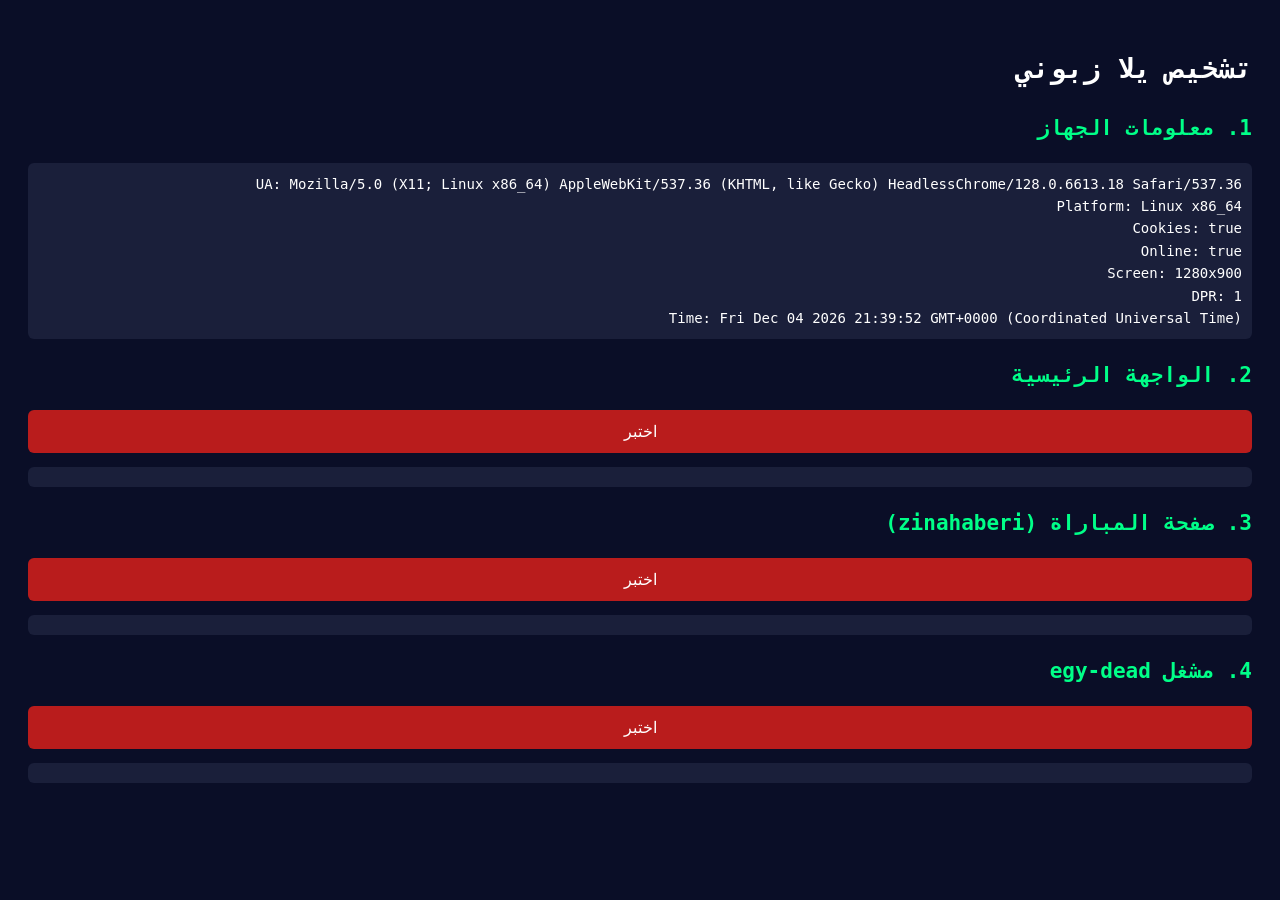
<file: server/webroot/diag.html>
<!DOCTYPE html>
<html lang="ar" dir="rtl">
<head>
<meta charset="UTF-8">
<meta name="viewport" content="width=device-width,initial-scale=1">
<title>تشخيص</title>
<style>
body{font-family:monospace,sans-serif;background:#0a0e27;color:#fff;padding:20px;font-size:14px;line-height:1.6}
h2{color:#00ff88;margin-top:20px}
.ok{color:#00ff88}.bad{color:#ff4444}.info{color:#88ddff}
pre{background:#1a1f3a;padding:10px;border-radius:6px;overflow-x:auto;white-space:pre-wrap;word-break:break-all}
button{background:#b91c1c;color:#fff;border:0;padding:12px 24px;border-radius:6px;font-size:16px;margin:8px 0;cursor:pointer;display:block;width:100%}
</style>
</head>
<body>
<h1>تشخيص يلا زبوني</h1>
<h2>1. معلومات الجهاز</h2>
<pre id="info"></pre>
<h2>2. الواجهة الرئيسية</h2>
<button onclick="testHome()">اختبر</button>
<pre id="r1"></pre>
<h2>3. صفحة المباراة (zinahaberi)</h2>
<button onclick="testZH()">اختبر</button>
<pre id="r2"></pre>
<h2>4. مشغل egy-dead</h2>
<button onclick="testED()">اختبر</button>
<pre id="r3"></pre>
<script>
document.getElementById("info").textContent =
"UA: "+navigator.userAgent+"\n"+
"Platform: "+navigator.platform+"\n"+
"Cookies: "+navigator.cookieEnabled+"\n"+
"Online: "+navigator.onLine+"\n"+
"Screen: "+screen.width+"x"+screen.height+"\n"+
"DPR: "+window.devicePixelRatio+"\n"+
"Time: "+new Date().toString();

function show(id, label, ok, msg){
  document.getElementById(id).innerHTML += (ok?"<span class=ok>✓ ":"<span class=bad>✗ ")+label+": </span>"+msg+"\n";
}
function testHome(){
  document.getElementById("r1").textContent="";
  fetch("/?_diag="+Date.now(),{cache:"no-store"}).then(r=>{
    show("r1","HTTP",r.ok,r.status);
    return r.text();
  }).then(t=>{
    show("r1","Size",true,t.length+" bytes");
    show("r1","Has Alaboodi TV",t.indexOf("Alaboodi TV")>=0,t.indexOf("Alaboodi TV")>=0?"yes":"no");
    show("r1","Has live match",t.indexOf("AY_Match live")>=0,t.indexOf("AY_Match live")>=0?"yes":"no");
    show("r1","Has zinahaberi link",t.indexOf("zinahaberi")>=0,t.indexOf("zinahaberi")>=0?"yes":"no");
    var m = t.match(/zinahaberi[^"]*/g);
    if(m) show("r1","First zinahaberi URL",true,m[0].slice(0,80));
  }).catch(e=>show("r1","FAIL",false,e.message));
}
function testZH(){
  document.getElementById("r2").textContent="";
  var u="https://www.zinahaberi.online/da.html?d="+Date.now();
  fetch(u,{cache:"no-store",mode:"no-cors"}).then(r=>{
    show("r2","Type",true,r.type);
    show("r2","Status",true,r.status||"opaque");
  }).catch(e=>show("r2","FAIL",false,e.message));
  // Also test img loading from same domain
  var img = new Image();
  img.onload = ()=>show("r2","img-test","loaded","ok");
  img.onerror = ()=>show("r2","img-test",false,"failed");
  img.src = "https://www.zinahaberi.online/favicon.ico?d="+Date.now();
}
function testED(){
  document.getElementById("r3").textContent="";
  var u="https://eyj0exaioijkv1qilcjhbgcioijiuzi1nij99ds.egy-dead.net/playerv5.php?match=4469207&key=c0ae1abba6eebd7e6cc5b88b1d2B71547&d="+Date.now();
  fetch(u,{cache:"no-store",mode:"no-cors"}).then(r=>{
    show("r3","Type",true,r.type);
    show("r3","Status",true,r.status||"opaque");
  }).catch(e=>show("r3","FAIL",false,e.message));
}
</script>
</body>
</html>
</file>
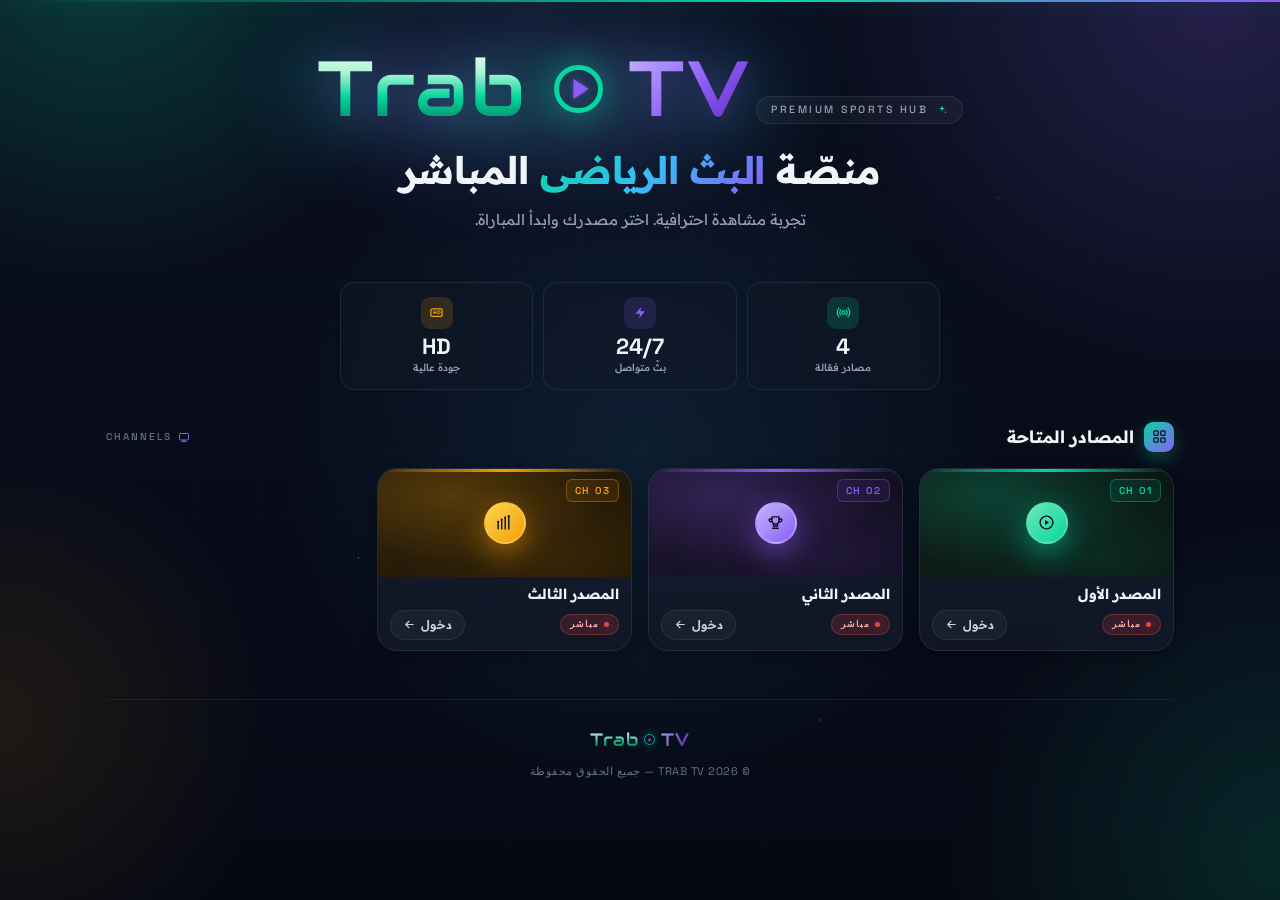
<file: server/webroot/showcase.html>
<!DOCTYPE html>
<html lang="ar" dir="rtl">
<head>
<meta charset="UTF-8">
<meta name="viewport" content="width=device-width, initial-scale=1.0, viewport-fit=cover">
<meta name="theme-color" content="#0a0f1f">
<title>Trab TV — منصّة البث الرياضي</title>
<link rel="icon" type="image/svg+xml" href="data:image/svg+xml,%3Csvg xmlns='http://www.w3.org/2000/svg' viewBox='0 0 64 64'%3E%3Crect width='64' height='64' rx='12' fill='%2306d6a0'/%3E%3Cpath d='M22 18l24 14-24 14z' fill='%230a0f1f'/%3E%3C/svg%3E">
<link rel="preconnect" href="https://fonts.googleapis.com">
<link rel="preconnect" href="https://fonts.gstatic.com" crossorigin>
<link href="https://fonts.googleapis.com/css2?family=Audiowide&family=Space+Grotesk:wght@400;500;600;700&family=Readex+Pro:wght@300;400;500;600;700;800&family=Inter:wght@400;500;600;700&display=swap" rel="stylesheet">
<script src="https://telegram.org/js/telegram-web-app.js"></script>
<script>
  (function () {
    var tg = window.Telegram && window.Telegram.WebApp;
    if (!tg) return;
    function go() {
      try { tg.ready(); } catch (_) {}
      try { tg.expand(); } catch (_) {}
      try { tg.disableVerticalSwipes && tg.disableVerticalSwipes(); } catch (_) {}
      try { tg.lockOrientation && tg.lockOrientation(); } catch (_) {}
      try { tg.requestFullscreen && tg.requestFullscreen(); } catch (_) {}
      try { tg.setHeaderColor && tg.setHeaderColor('#0a0f1f'); } catch (_) {}
      try { tg.setBackgroundColor && tg.setBackgroundColor('#0a0f1f'); } catch (_) {}
      try { tg.setBottomBarColor && tg.setBottomBarColor('#0a0f1f'); } catch (_) {}
    }
    go();
    document.addEventListener('visibilitychange', function () { if (!document.hidden) go(); });
    window.addEventListener('orientationchange', function () { setTimeout(go, 80); });
    function applyInsets() {
      try {
        var s = tg.safeAreaInset || {top:0,right:0,bottom:0,left:0};
        var c = tg.contentSafeAreaInset || {top:0,right:0,bottom:0,left:0};
        var root = document.documentElement;
        root.style.setProperty('--tg-safe-top',    Math.max(s.top,    c.top)    + 'px');
        root.style.setProperty('--tg-safe-bottom', Math.max(s.bottom, c.bottom) + 'px');
        root.style.setProperty('--tg-safe-left',   Math.max(s.left,   c.left)   + 'px');
        root.style.setProperty('--tg-safe-right',  Math.max(s.right,  c.right)  + 'px');
      } catch (_) {}
    }
    applyInsets();
    ['safeAreaChanged','contentSafeAreaChanged','fullscreenChanged','viewportChanged'].forEach(function(ev){
      try { tg.onEvent && tg.onEvent(ev, applyInsets); } catch (_) {}
    });
  })();
</script>
<style>
  *,*::before,*::after { box-sizing: border-box; margin: 0; padding: 0; }

  :root {
    /* ===== Mint Cosmos theme ===== */
    --bg-0:   #060914;
    --bg-1:   #0a0f1f;
    --bg-2:   #111827;
    --bg-3:   #1a2236;
    --bg-4:   #232c42;

    --mint:        #06d6a0;
    --mint-soft:   rgba(6,214,160,0.16);
    --mint-glow:   rgba(6,214,160,0.45);
    --violet:      #8b5cf6;
    --violet-soft: rgba(139,92,246,0.16);
    --violet-glow: rgba(139,92,246,0.40);
    --amber:       #f59e0b;
    --amber-soft:  rgba(245,158,11,0.16);
    --live:        #ef4444;
    --live-soft:   rgba(239,68,68,0.16);
    --live-glow:   rgba(239,68,68,0.45);
    --sky:         #38bdf8;

    --text-0: #f1f5f9;
    --text-1: #cbd5e1;
    --text-2: #94a3b8;
    --text-3: #64748b;
    --text-4: #475569;

    --hairline:      rgba(255,255,255,0.06);
    --border:        rgba(255,255,255,0.08);
    --border-mint:   rgba(6,214,160,0.28);
    --border-violet: rgba(139,92,246,0.28);

    --shadow-sm: 0 4px 12px rgba(0,0,0,0.30);
    --shadow-md: 0 12px 32px rgba(0,0,0,0.40);
    --shadow-lg: 0 24px 60px rgba(0,0,0,0.55);
    --shadow-mint:   0 12px 36px rgba(6,214,160,0.22);
    --shadow-violet: 0 12px 36px rgba(139,92,246,0.22);

    --r-sm: 10px;
    --r-md: 14px;
    --r-lg: 20px;
    --r-xl: 28px;

    --ease-out: cubic-bezier(.2,.8,.2,1);
    --ease-spring: cubic-bezier(.25,.46,.45,.94);
  }

  html, body {
    min-height: 100vh;
    font-family: 'Readex Pro', 'Tajawal', 'Inter', system-ui, sans-serif;
    color: var(--text-0);
    background: var(--bg-1);
    overflow-x: hidden;
    -webkit-font-smoothing: antialiased;
    -moz-osx-font-smoothing: grayscale;
    text-rendering: optimizeLegibility;
    line-height: 1.5;
  }

  /* ===== Aurora background ===== */
  body::before {
    content: '';
    position: fixed; inset: 0; z-index: 0;
    background:
      radial-gradient(circle 600px at 8% -5%,  rgba(6,214,160,0.22)   0%, transparent 55%),
      radial-gradient(circle 700px at 95% 0%,  rgba(139,92,246,0.20)  0%, transparent 55%),
      radial-gradient(circle 600px at 50% 50%, rgba(56,189,248,0.10)  0%, transparent 60%),
      radial-gradient(circle 500px at 0% 80%,  rgba(245,158,11,0.10)  0%, transparent 55%),
      radial-gradient(circle 600px at 100% 95%,rgba(6,214,160,0.14)   0%, transparent 55%),
      linear-gradient(180deg, var(--bg-1) 0%, var(--bg-0) 100%);
    pointer-events: none;
    animation: auroraDrift 24s ease-in-out infinite alternate;
  }
  @keyframes auroraDrift {
    0%, 100% { filter: hue-rotate(0deg); }
    50%      { filter: hue-rotate(20deg); }
  }
  /* Subtle starfield + grid */
  body::after {
    content: '';
    position: fixed; inset: 0; z-index: 0;
    background-image:
      radial-gradient(1px 1px at 14% 18%, rgba(6,214,160,0.45)  50%, transparent),
      radial-gradient(1px 1px at 28% 62%, rgba(255,255,255,0.30) 50%, transparent),
      radial-gradient(1.5px 1.5px at 47% 38%, rgba(139,92,246,0.50) 50%, transparent),
      radial-gradient(1px 1px at 64% 80%, rgba(255,255,255,0.30) 50%, transparent),
      radial-gradient(1px 1px at 78% 22%, rgba(56,189,248,0.55)  50%, transparent),
      radial-gradient(2px 2px at 88% 60%, rgba(245,158,11,0.40)  50%, transparent),
      radial-gradient(1px 1px at 18% 88%, rgba(255,255,255,0.30) 50%, transparent),
      radial-gradient(1.5px 1.5px at 72% 12%, rgba(6,214,160,0.50) 50%, transparent),
      linear-gradient(rgba(255,255,255,0.012) 1px, transparent 1px),
      linear-gradient(90deg, rgba(255,255,255,0.012) 1px, transparent 1px);
    background-size: auto, auto, auto, auto, auto, auto, auto, auto, 64px 64px, 64px 64px;
    pointer-events: none;
    mask-image: radial-gradient(ellipse at center, #000 30%, transparent 92%);
    -webkit-mask-image: radial-gradient(ellipse at center, #000 30%, transparent 92%);
    animation: starsPulse 9s ease-in-out infinite alternate;
  }
  @keyframes starsPulse { 0% { opacity: 0.7; } 100% { opacity: 1; } }

  /* Top accent line */
  .accent-line {
    position: fixed; top: 0; left: 0; right: 0; height: 2px; z-index: 999;
    background: linear-gradient(90deg, transparent 0%, var(--mint) 30%, var(--violet) 50%, var(--sky) 70%, transparent 100%);
    background-size: 200% auto;
    animation: lineSlide 8s linear infinite;
    box-shadow: 0 0 20px rgba(6,214,160,0.45);
  }
  @keyframes lineSlide { to { background-position: -200% center; } }

  .wrap {
    position: relative; z-index: 1;
    max-width: 1100px; margin: 0 auto;
    padding:
      calc(16px + var(--tg-safe-top, 0px))
      calc(16px + var(--tg-safe-right, 0px))
      calc(60px + var(--tg-safe-bottom, 0px))
      calc(16px + var(--tg-safe-left, 0px));
  }

  /* ===== Entrance motion (staggered fade + rise on load) =====
     Elements are visible by default; only inside this query do we hide-then-animate,
     so users who prefer reduced motion (or any no-animation fallback) still see them. */
  @keyframes ui-rise {
    from { opacity: 0; transform: translateY(22px); }
    to   { opacity: 1; transform: none; }
  }
  @media (prefers-reduced-motion: no-preference) {
    .hero-tag, .hero-logo-frame, .hero h1, .hero p,
    .stats, .section-head, .src-card {
      opacity: 0;
      animation: ui-rise 0.62s cubic-bezier(0.22, 1, 0.36, 1) both;
    }
    .hero-tag         { animation-delay: 0.04s; }
    .hero-logo-frame  { animation-delay: 0.10s; }
    .hero h1          { animation-delay: 0.18s; }
    .hero p           { animation-delay: 0.26s; }
    .stats            { animation-delay: 0.34s; }
    .section-head     { animation-delay: 0.44s; }
    .src-card:nth-child(1) { animation-delay: 0.54s; }
    .src-card:nth-child(2) { animation-delay: 0.62s; }
    .src-card:nth-child(3) { animation-delay: 0.70s; }
    .src-card:nth-child(4) { animation-delay: 0.78s; }
  }

  /* ===== Icon system ===== */
  .ico {
    width: 1em; height: 1em;
    display: inline-block; vertical-align: middle;
    flex-shrink: 0;
    fill: none;
    stroke: currentColor;
    stroke-width: 2;
    stroke-linecap: round;
    stroke-linejoin: round;
  }

  /* ===== Logo (HTML+CSS wordmark) ===== */
  .brand-mark {
    display: inline-flex; align-items: center;
    direction: ltr; /* Latin wordmark must read "Trab ⊙ TV" even inside the RTL page */
    gap: 0.32em;
    font-family: 'Audiowide', 'Arial Black', sans-serif;
    font-weight: 400;
    letter-spacing: 0.05em;
    line-height: 1;
    white-space: nowrap;
    user-select: none;
  }
  .brand-trab, .brand-tv {
    font-size: inherit;
    background-clip: text;
    -webkit-background-clip: text;
    color: transparent;
    -webkit-text-fill-color: transparent;
  }
  .brand-trab {
    background-image: linear-gradient(180deg, #ecfdf5 0%, #a7f3d0 30%, var(--mint) 60%, #047857 100%);
  }
  .brand-tv {
    background-image: linear-gradient(135deg, #c4b5fd 0%, var(--violet) 55%, #5b21b6 100%);
  }
  .brand-play {
    display: inline-block;
    width: 0.62em; height: 0.62em;
    border: 0.07em solid var(--mint);
    border-radius: 50%;
    position: relative;
    flex-shrink: 0;
    box-shadow: 0 0 0.5em rgba(6,214,160,0.45);
    animation: playSpin 9s linear infinite;
  }
  .brand-play::after {
    content: '';
    position: absolute;
    left: 56%; top: 50%;
    transform: translate(-50%, -50%);
    width: 0; height: 0;
    border-left: 0.20em solid var(--violet);
    border-top: 0.13em solid transparent;
    border-bottom: 0.13em solid transparent;
    filter: drop-shadow(0 0 2px rgba(139,92,246,0.55));
  }
  @keyframes playSpin { to { transform: rotate(360deg); } }

  /* ===== Top navbar (hidden by request) ===== */
  .navbar { display: none !important; }
  .navbar-disabled-style {
    position: sticky;
    top: calc(8px + var(--tg-safe-top, 0px));
    z-index: 50;
    display: flex; align-items: center; justify-content: space-between;
    padding: 12px 18px;
    background: rgba(10,15,31,0.72);
    backdrop-filter: blur(20px) saturate(160%);
    -webkit-backdrop-filter: blur(20px) saturate(160%);
    border: 1px solid var(--border);
    border-radius: var(--r-md);
    box-shadow: var(--shadow-md), inset 0 1px 0 rgba(255,255,255,0.04);
    margin-bottom: 24px;
  }
  .navbar::before {
    content: '';
    position: absolute; inset: -1px;
    border-radius: inherit;
    padding: 1px;
    background: linear-gradient(90deg, transparent, var(--mint-glow) 40%, var(--violet-glow) 60%, transparent);
    -webkit-mask: linear-gradient(#fff 0 0) content-box, linear-gradient(#fff 0 0);
            mask: linear-gradient(#fff 0 0) content-box, linear-gradient(#fff 0 0);
    -webkit-mask-composite: xor;
            mask-composite: exclude;
    pointer-events: none;
    opacity: 0.5;
  }
  .nav-left { display: flex; align-items: center; gap: 12px; }
  .nav-icon-btn {
    width: 36px; height: 36px;
    display: inline-flex; align-items: center; justify-content: center;
    background: rgba(255,255,255,0.04);
    border: 1px solid var(--hairline);
    border-radius: var(--r-sm);
    color: var(--text-1);
    font-size: 17px;
    transition: all 0.22s var(--ease-out);
    cursor: pointer;
  }
  .nav-icon-btn:hover, .nav-icon-btn:active {
    background: var(--mint-soft);
    border-color: var(--border-mint);
    color: var(--mint);
    transform: translateY(-1px);
  }
  .navbar-logo { font-size: 22px; }
  .live-chip {
    display: inline-flex; align-items: center; gap: 8px;
    padding: 7px 13px;
    background: var(--live-soft);
    border: 1px solid rgba(239,68,68,0.40);
    border-radius: 999px;
    font-family: 'Space Grotesk', sans-serif;
    font-size: 11px; font-weight: 600;
    color: #fecaca;
    letter-spacing: 1.5px;
  }
  .live-dot {
    width: 7px; height: 7px; border-radius: 50%;
    background: var(--live);
    box-shadow: 0 0 10px var(--live-glow);
    animation: liveBlink 1.6s infinite;
  }
  @keyframes liveBlink {
    0%, 100% { opacity: 1; box-shadow: 0 0 0 0 rgba(239,68,68,0.55); }
    70%      { opacity: 0.55; box-shadow: 0 0 0 9px transparent; }
  }

  /* ===== Hero ===== */
  .hero {
    text-align: center;
    padding: 28px 16px 24px;
    position: relative;
  }
  .hero-tag {
    display: inline-flex; align-items: center; gap: 8px;
    padding: 5px 14px;
    background: rgba(255,255,255,0.04);
    border: 1px solid var(--border);
    border-radius: 999px;
    color: var(--text-2);
    font-family: 'Space Grotesk', sans-serif;
    font-size: 10.5px; font-weight: 500;
    letter-spacing: 2.5px;
    margin-bottom: 14px;
    text-transform: uppercase;
  }
  .hero-tag .ico { font-size: 12px; color: var(--mint); }
  .hero-logo-frame {
    position: relative;
    display: inline-block;
    margin: 6px auto 18px;
  }
  .hero-logo-frame::before {
    content: '';
    position: absolute;
    inset: -55px -40px;
    background:
      radial-gradient(ellipse at center,
        rgba(6,214,160,0.28) 0%,
        rgba(139,92,246,0.18) 40%,
        rgba(56,189,248,0.10) 65%,
        transparent 80%);
    z-index: -1;
    filter: blur(32px);
    animation: heroGlow 5s ease-in-out infinite;
  }
  @keyframes heroGlow {
    0%, 100% { opacity: 0.85; transform: scale(1); }
    50%      { opacity: 1;    transform: scale(1.08); }
  }
  .hero-logo {
    font-size: clamp(46px, 13vw, 78px);
    display: inline-flex;
    filter:
      drop-shadow(0 10px 30px rgba(6,214,160,0.32))
      drop-shadow(0 4px 14px rgba(139,92,246,0.22));
    animation: heroFloat 6s ease-in-out infinite;
  }
  @keyframes heroFloat {
    0%, 100% { transform: translateY(0); }
    50%      { transform: translateY(-5px); }
  }
  .hero h1 {
    font-family: 'Readex Pro', 'Tajawal', sans-serif;
    font-size: clamp(22px, 4.4vw, 38px);
    font-weight: 700;
    line-height: 1.3;
    margin-bottom: 12px;
    letter-spacing: -0.5px;
    color: var(--text-0);
  }
  .hero h1 .accent {
    background: linear-gradient(135deg, var(--mint) 0%, var(--sky) 50%, var(--violet) 100%);
    -webkit-background-clip: text;
    background-clip: text;
    -webkit-text-fill-color: transparent;
  }
  .hero p {
    font-family: 'Readex Pro', 'Tajawal', sans-serif;
    font-size: clamp(13px, 1.8vw, 15px);
    color: var(--text-2);
    max-width: 540px; margin: 0 auto;
    line-height: 1.75;
    font-weight: 400;
  }

  /* ===== Stats strip ===== */
  .stats {
    display: grid;
    grid-template-columns: repeat(3, 1fr);
    gap: 10px;
    margin: 24px auto 8px;
    max-width: 600px;
  }
  .stat {
    text-align: center;
    padding: 14px 10px;
    background: rgba(17,24,39,0.55);
    backdrop-filter: blur(12px);
    -webkit-backdrop-filter: blur(12px);
    border: 1px solid var(--border);
    border-radius: var(--r-md);
    transition: all 0.25s var(--ease-out);
    position: relative;
    overflow: hidden;
  }
  .stat::before {
    content: '';
    position: absolute; inset: 0;
    background: linear-gradient(135deg, transparent 0%, var(--mint-soft) 100%);
    opacity: 0;
    transition: opacity 0.3s;
  }
  .stat:hover { transform: translateY(-2px); border-color: var(--border-mint); }
  .stat:hover::before { opacity: 1; }
  .stat-icon {
    display: flex; align-items: center; justify-content: center;
    width: 32px; height: 32px;
    margin: 0 auto 6px;
    border-radius: 9px;
    background: var(--mint-soft);
    color: var(--mint);
    font-size: 15px;
    position: relative; z-index: 1;
  }
  .stat:nth-child(2) .stat-icon { background: var(--violet-soft); color: var(--violet); }
  .stat:nth-child(3) .stat-icon { background: var(--amber-soft); color: var(--amber); }
  .stat-num {
    font-family: 'Space Grotesk', sans-serif;
    font-size: clamp(18px, 3.2vw, 22px);
    font-weight: 700;
    color: var(--text-0);
    line-height: 1;
    margin-bottom: 3px;
    position: relative; z-index: 1;
  }
  .stat-label {
    font-family: 'Readex Pro', 'Tajawal', sans-serif;
    font-size: 10px;
    color: var(--text-2);
    font-weight: 500;
    position: relative; z-index: 1;
  }

  /* ===== Section heading ===== */
  .section-head {
    margin: 32px 0 16px;
    display: flex; align-items: center; justify-content: space-between;
  }
  .section-title {
    font-family: 'Readex Pro', sans-serif;
    font-size: clamp(15px, 2vw, 17px);
    font-weight: 700;
    color: var(--text-0);
    display: flex; align-items: center; gap: 10px;
  }
  .section-title .title-icon {
    display: inline-flex; align-items: center; justify-content: center;
    width: 30px; height: 30px; border-radius: 9px;
    background: linear-gradient(135deg, var(--mint), var(--violet));
    color: #0a0f1f; font-size: 15px;
    box-shadow: 0 6px 18px rgba(6,214,160,0.30);
    font-weight: 800;
  }
  .section-meta {
    font-family: 'Space Grotesk', sans-serif;
    font-size: 10px;
    color: var(--text-3);
    letter-spacing: 2px;
    text-transform: uppercase;
    display: inline-flex; align-items: center; gap: 6px;
    font-weight: 500;
  }
  .section-meta .ico { font-size: 12px; color: var(--violet); }

  /* ===== Grid ===== */
  .grid {
    display: grid;
    grid-template-columns: repeat(2, 1fr);
    gap: 12px;
  }
  @media (min-width: 600px) { .grid { grid-template-columns: repeat(3, 1fr); gap: 14px; } }
  @media (min-width: 900px) { .grid { grid-template-columns: repeat(4, 1fr); gap: 16px; } }

  /* ===== Source card ===== */
  .src-card {
    position: relative;
    background: linear-gradient(180deg, rgba(26,34,54,0.65) 0%, rgba(17,24,39,0.85) 100%);
    border: 1px solid var(--border);
    border-radius: var(--r-lg);
    cursor: pointer;
    text-decoration: none;
    color: inherit;
    overflow: hidden;
    transition: all 0.30s var(--ease-out);
    backdrop-filter: blur(14px);
    -webkit-backdrop-filter: blur(14px);
    display: flex; flex-direction: column;
    box-shadow: var(--shadow-sm);
    isolation: isolate;
  }
  /* gradient border on hover */
  .src-card::before {
    content: '';
    position: absolute; inset: 0;
    border-radius: inherit;
    padding: 1px;
    background: linear-gradient(135deg, var(--mint) 0%, var(--violet) 50%, var(--sky) 100%);
    -webkit-mask: linear-gradient(#fff 0 0) content-box, linear-gradient(#fff 0 0);
            mask: linear-gradient(#fff 0 0) content-box, linear-gradient(#fff 0 0);
    -webkit-mask-composite: xor;
            mask-composite: exclude;
    opacity: 0;
    transition: opacity 0.3s;
    pointer-events: none;
  }
  /* corner glow */
  .src-card::after {
    content: '';
    position: absolute; inset: 0;
    background: radial-gradient(circle at 0% 0%, rgba(6,214,160,0.10), transparent 50%);
    opacity: 0;
    transition: opacity 0.3s;
    pointer-events: none;
  }
  .src-card:hover, .src-card:active {
    transform: translateY(-4px);
    box-shadow: var(--shadow-lg), var(--shadow-mint);
  }
  .src-card:hover::before, .src-card:active::before { opacity: 1; }
  .src-card:hover::after,  .src-card:active::after  { opacity: 1; }

  /* card preview area — wider/shorter so cards are rectangular not square */
  .card-preview {
    position: relative;
    aspect-ratio: 21 / 9;
    background:
      radial-gradient(ellipse at 30% 25%, rgba(6,214,160,0.18), transparent 55%),
      radial-gradient(ellipse at 70% 80%, rgba(139,92,246,0.16), transparent 55%),
      linear-gradient(135deg, var(--bg-3) 0%, var(--bg-2) 100%);
    overflow: hidden;
    display: flex; align-items: center; justify-content: center;
  }
  /* CRT scanlines */
  .card-preview > .scanlines {
    position: absolute; inset: 0;
    background-image: repeating-linear-gradient(
      0deg,
      rgba(255,255,255,0.025) 0px,
      rgba(255,255,255,0.025) 1px,
      transparent 1px,
      transparent 3px);
    pointer-events: none;
    mix-blend-mode: overlay;
  }
  /* center play icon */
  .card-preview-icon {
    position: relative; z-index: 2;
    width: 42px; height: 42px;
    display: inline-flex; align-items: center; justify-content: center;
    border-radius: 50%;
    background: linear-gradient(135deg, var(--mint), var(--violet));
    border: 2px solid rgba(255,255,255,0.25);
    color: #0a0f1f;
    font-size: 17px;
    box-shadow: 0 8px 24px rgba(6,214,160,0.40);
    transition: transform 0.3s var(--ease-spring);
  }
  .src-card:hover .card-preview-icon, .src-card:active .card-preview-icon {
    transform: scale(1.1) rotate(8deg);
  }
  /* ripple ring around play icon on hover */
  .card-preview-icon::before {
    content: '';
    position: absolute;
    inset: -8px;
    border: 2px solid var(--mint);
    border-radius: 50%;
    opacity: 0;
    transition: all 0.5s var(--ease-out);
  }
  .src-card:hover .card-preview-icon::before, .src-card:active .card-preview-icon::before {
    opacity: 0.6;
    inset: -16px;
  }

  .card-num {
    position: absolute;
    top: 10px; right: 12px;
    z-index: 3;
    font-family: 'Space Grotesk', sans-serif;
    font-size: 10px;
    font-weight: 600;
    color: var(--mint);
    letter-spacing: 1.5px;
    background: rgba(6,214,160,0.10);
    border: 1px solid rgba(6,214,160,0.30);
    padding: 3px 8px;
    border-radius: 6px;
    backdrop-filter: blur(6px);
  }
  /* ===== Per-card unique colors (mint / violet / amber / sky) ===== */
  .src-card:nth-child(1) .card-num { color: var(--mint);   background: rgba(6,214,160,0.10);  border-color: rgba(6,214,160,0.35); }
  .src-card:nth-child(2) .card-num { color: var(--violet); background: rgba(139,92,246,0.10); border-color: rgba(139,92,246,0.35); }
  .src-card:nth-child(3) .card-num { color: var(--amber);  background: rgba(245,158,11,0.10); border-color: rgba(245,158,11,0.35); }
  .src-card:nth-child(4) .card-num { color: var(--sky);    background: rgba(56,189,248,0.10); border-color: rgba(56,189,248,0.35); }

  /* per-card preview area gradient tint */
  .src-card:nth-child(1) .card-preview { background: radial-gradient(ellipse at 30% 25%, rgba(6,214,160,0.20), transparent 60%), radial-gradient(ellipse at 70% 80%, rgba(6,214,160,0.10), transparent 60%), linear-gradient(135deg, #0f1f1a 0%, #0a1411 100%); }
  .src-card:nth-child(2) .card-preview { background: radial-gradient(ellipse at 30% 25%, rgba(139,92,246,0.22), transparent 60%), radial-gradient(ellipse at 70% 80%, rgba(139,92,246,0.10), transparent 60%), linear-gradient(135deg, #1a142a 0%, #110d1f 100%); }
  .src-card:nth-child(3) .card-preview { background: radial-gradient(ellipse at 30% 25%, rgba(245,158,11,0.22), transparent 60%), radial-gradient(ellipse at 70% 80%, rgba(245,158,11,0.10), transparent 60%), linear-gradient(135deg, #2a1f0a 0%, #1f1505 100%); }
  .src-card:nth-child(4) .card-preview { background: radial-gradient(ellipse at 30% 25%, rgba(56,189,248,0.22), transparent 60%), radial-gradient(ellipse at 70% 80%, rgba(56,189,248,0.10), transparent 60%), linear-gradient(135deg, #0f1f2a 0%, #0a141f 100%); }

  /* per-card preview-icon gradient + matching glow */
  .src-card:nth-child(1) .card-preview-icon { background: linear-gradient(135deg, #6ee7b7, var(--mint));   box-shadow: 0 10px 28px rgba(6,214,160,0.50);  border-color: rgba(110,231,183,0.45); }
  .src-card:nth-child(2) .card-preview-icon { background: linear-gradient(135deg, #c4b5fd, var(--violet)); box-shadow: 0 10px 28px rgba(139,92,246,0.50); border-color: rgba(196,181,253,0.45); }
  .src-card:nth-child(3) .card-preview-icon { background: linear-gradient(135deg, #fcd34d, var(--amber));  box-shadow: 0 10px 28px rgba(245,158,11,0.50); border-color: rgba(252,211,77,0.45); }
  .src-card:nth-child(4) .card-preview-icon { background: linear-gradient(135deg, #7dd3fc, var(--sky));    box-shadow: 0 10px 28px rgba(56,189,248,0.50); border-color: rgba(125,211,252,0.45); }

  /* per-card ripple-ring color */
  .src-card:nth-child(1) .card-preview-icon::before { border-color: var(--mint); }
  .src-card:nth-child(2) .card-preview-icon::before { border-color: var(--violet); }
  .src-card:nth-child(3) .card-preview-icon::before { border-color: var(--amber); }
  .src-card:nth-child(4) .card-preview-icon::before { border-color: var(--sky); }

  /* per-card hover border gradient (overrides default mint→violet→sky) */
  .src-card:nth-child(1)::before { background: linear-gradient(135deg, var(--mint) 0%, #6ee7b7 100%); }
  .src-card:nth-child(2)::before { background: linear-gradient(135deg, var(--violet) 0%, #c4b5fd 100%); }
  .src-card:nth-child(3)::before { background: linear-gradient(135deg, var(--amber) 0%, #fcd34d 100%); }
  .src-card:nth-child(4)::before { background: linear-gradient(135deg, var(--sky) 0%, #7dd3fc 100%); }

  /* per-card corner glow */
  .src-card:nth-child(1)::after { background: radial-gradient(circle at 0% 0%, rgba(6,214,160,0.14), transparent 50%); }
  .src-card:nth-child(2)::after { background: radial-gradient(circle at 0% 0%, rgba(139,92,246,0.14), transparent 50%); }
  .src-card:nth-child(3)::after { background: radial-gradient(circle at 0% 0%, rgba(245,158,11,0.14), transparent 50%); }
  .src-card:nth-child(4)::after { background: radial-gradient(circle at 0% 0%, rgba(56,189,248,0.14), transparent 50%); }

  /* per-card hover shadow color */
  .src-card:nth-child(1):hover, .src-card:nth-child(1):active { box-shadow: var(--shadow-lg), 0 12px 36px rgba(6,214,160,0.30); }
  .src-card:nth-child(2):hover, .src-card:nth-child(2):active { box-shadow: var(--shadow-lg), 0 12px 36px rgba(139,92,246,0.30); }
  .src-card:nth-child(3):hover, .src-card:nth-child(3):active { box-shadow: var(--shadow-lg), 0 12px 36px rgba(245,158,11,0.30); }
  .src-card:nth-child(4):hover, .src-card:nth-child(4):active { box-shadow: var(--shadow-lg), 0 12px 36px rgba(56,189,248,0.30); }

  /* per-card CTA arrow color on hover */
  .src-card:nth-child(1):hover .card-cta { color: var(--mint); }
  .src-card:nth-child(2):hover .card-cta { color: var(--violet); }
  .src-card:nth-child(3):hover .card-cta { color: var(--amber); }
  .src-card:nth-child(4):hover .card-cta { color: var(--sky); }

  /* per-card top color stripe (always visible, makes diff obvious) */
  .src-card { padding-top: 0; }
  .src-card .color-stripe {
    position: absolute; top: 0; left: 0; right: 0; height: 3px; z-index: 4;
    pointer-events: none;
  }
  .src-card:nth-child(1) .color-stripe { background: linear-gradient(90deg, transparent, var(--mint),   transparent); }
  .src-card:nth-child(2) .color-stripe { background: linear-gradient(90deg, transparent, var(--violet), transparent); }
  .src-card:nth-child(3) .color-stripe { background: linear-gradient(90deg, transparent, var(--amber),  transparent); }
  .src-card:nth-child(4) .color-stripe { background: linear-gradient(90deg, transparent, var(--sky),    transparent); }

  /* card body */
  .card-body {
    padding: 9px 12px 10px;
    position: relative;
    z-index: 2;
    display: flex; flex-direction: column;
    flex: 1;
  }
  .card-name {
    font-family: 'Readex Pro', 'Tajawal', sans-serif;
    font-size: 14px; font-weight: 700;
    color: var(--text-0);
    margin-bottom: 6px;
    line-height: 1.25;
  }
  .card-foot {
    margin-top: auto;
    display: flex; align-items: center; justify-content: space-between;
    gap: 8px;
  }
  .card-cta {
    display: inline-flex; align-items: center; gap: 5px;
    font-family: 'Readex Pro', 'Tajawal', sans-serif;
    font-size: 12px; font-weight: 600;
    color: var(--text-1);
    padding: 5px 12px;
    border-radius: 999px;
    background: rgba(255,255,255,0.04);
    border: 1px solid var(--border);
    transition: all 0.22s var(--ease-out);
  }
  .card-cta .ico { font-size: 13px; transition: transform 0.25s var(--ease-out); }
  .src-card:hover .card-cta, .src-card:active .card-cta {
    color: var(--mint);
    background: rgba(255,255,255,0.08);
    border-color: rgba(255,255,255,0.20);
  }
  .src-card:hover .card-cta .ico, .src-card:active .card-cta .ico { transform: translateX(-4px); }

  .card-status {
    display: inline-flex; align-items: center; gap: 5px;
    padding: 3px 9px;
    border-radius: 999px;
    font-family: 'Space Grotesk', sans-serif;
    font-size: 9px; font-weight: 600;
    letter-spacing: 1px;
    text-transform: uppercase;
  }
  .status-live {
    background: var(--live-soft);
    color: #fca5a5;
    border: 1px solid rgba(239,68,68,0.35);
  }
  .status-live .live-dot { width: 5px; height: 5px; }

  /* ===== Footer ===== */
  footer {
    margin-top: 48px;
    padding: 28px 16px 14px;
    border-top: 1px solid var(--hairline);
    text-align: center;
  }
  .foot-logo { font-size: 18px; opacity: 0.85; display: inline-flex; margin-bottom: 14px; }
  .foot-links { display: none !important; }
  .foot-links {
    display: flex; align-items: center; justify-content: center;
    gap: 10px;
    margin-bottom: 14px;
  }
  .foot-link {
    width: 36px; height: 36px;
    display: inline-flex; align-items: center; justify-content: center;
    border-radius: 50%;
    background: rgba(255,255,255,0.04);
    border: 1px solid var(--hairline);
    color: var(--text-2);
    font-size: 16px;
    transition: all 0.22s var(--ease-out);
    cursor: pointer;
  }
  .foot-link:hover {
    background: var(--mint-soft);
    color: var(--mint);
    border-color: var(--border-mint);
    transform: translateY(-2px);
  }
  footer .foot-text {
    font-family: 'Space Grotesk', sans-serif;
    color: var(--text-3);
    font-size: 11px;
    letter-spacing: 0.5px;
  }

  /* phone tweaks */
  @media (max-width: 380px) {
    .wrap { padding: 12px; }
    .navbar { padding: 10px 12px; }
    .navbar-logo { font-size: 19px; }
    .nav-icon-btn { width: 32px; height: 32px; }
    .hero { padding: 20px 8px 18px; }
    .hero-logo { font-size: clamp(40px, 14vw, 64px); }
    .stats { padding: 0; gap: 8px; }
    .stat { padding: 12px 6px; }
    .stat-icon { width: 28px; height: 28px; font-size: 13px; }
    .card-preview-icon { width: 36px; height: 36px; font-size: 14px; }
    .card-body { padding: 8px 10px 9px; }
    .card-name { font-size: 13px; }
  }
</style>
</head>
<body>
<div class="accent-line" aria-hidden="true"></div>

<!-- ===== Inline SVG icon library ===== -->
<svg width="0" height="0" style="position:absolute;width:0;height:0;overflow:hidden" aria-hidden="true">
  <defs>
    <symbol id="i-menu" viewBox="0 0 24 24"><path d="M3 6h18M3 12h18M3 18h18"/></symbol>
    <symbol id="i-broadcast" viewBox="0 0 24 24"><circle cx="12" cy="12" r="2.5"/><path d="M16.24 7.76a6 6 0 010 8.49M7.76 7.76a6 6 0 000 8.49M19.07 4.93a10 10 0 010 14.14M4.93 4.93a10 10 0 000 14.14"/></symbol>
    <symbol id="i-tv-play" viewBox="0 0 24 24"><rect x="3" y="5" width="18" height="13" rx="2"/><path d="M10 9.5l5 2.5-5 2.5z" fill="currentColor"/><path d="M8 21h8"/></symbol>
    <symbol id="i-grid" viewBox="0 0 24 24"><rect x="3" y="3" width="7" height="7" rx="1.5"/><rect x="14" y="3" width="7" height="7" rx="1.5"/><rect x="3" y="14" width="7" height="7" rx="1.5"/><rect x="14" y="14" width="7" height="7" rx="1.5"/></symbol>
    <symbol id="i-clock" viewBox="0 0 24 24"><circle cx="12" cy="12" r="9"/><path d="M12 7v5l3 2"/></symbol>
    <symbol id="i-sparkles" viewBox="0 0 24 24"><path d="M12 3l1.6 4.4L18 9l-4.4 1.6L12 15l-1.6-4.4L6 9l4.4-1.6z" fill="currentColor" stroke="none"/><path d="M19 14l.7 1.8L21.5 16.5 19.7 17.2 19 19l-.7-1.8L16.5 16.5 18.3 15.8z" fill="currentColor" stroke="none"/></symbol>
    <symbol id="i-arrow-left" viewBox="0 0 24 24"><path d="M19 12H5M11 18l-6-6 6-6"/></symbol>
    <symbol id="i-bolt" viewBox="0 0 24 24"><path d="M13 3L4 14h7l-1 7 9-11h-7z" fill="currentColor" stroke="none"/></symbol>
    <symbol id="i-tv" viewBox="0 0 24 24"><rect x="3" y="5" width="18" height="13" rx="2"/><path d="M8 21h8M12 18v3"/></symbol>
    <symbol id="i-share" viewBox="0 0 24 24"><circle cx="18" cy="5" r="3"/><circle cx="6" cy="12" r="3"/><circle cx="18" cy="19" r="3"/><path d="M8.59 13.51l6.83 3.98M15.41 6.51l-6.82 3.98"/></symbol>
    <symbol id="i-info" viewBox="0 0 24 24"><circle cx="12" cy="12" r="9"/><path d="M12 11v5M12 8v.5"/></symbol>
    <symbol id="i-mail" viewBox="0 0 24 24"><rect x="2" y="5" width="20" height="14" rx="2"/><path d="M2 7l10 7L22 7"/></symbol>
    <symbol id="i-telegram" viewBox="0 0 24 24"><path d="M21 3l-3 17-7-5-3.5 3-1-5L21 3z"/><path d="M7.5 13L21 3"/></symbol>
    <symbol id="i-shield" viewBox="0 0 24 24"><path d="M12 3l8 3v6c0 5-3.5 8-8 9-4.5-1-8-4-8-9V6z"/><path d="M9 12l2 2 4-4"/></symbol>
    <symbol id="i-hd" viewBox="0 0 24 24"><rect x="3" y="6" width="18" height="12" rx="2"/><text x="12" y="15" text-anchor="middle" font-size="8" font-weight="700" fill="currentColor" stroke="none">HD</text></symbol>

    <!-- Per-channel icons -->
    <symbol id="i-play-fill" viewBox="0 0 24 24">
      <circle cx="12" cy="12" r="9"/>
      <path d="M10 8.5l5.5 3.5-5.5 3.5z" fill="currentColor" stroke="none"/>
    </symbol>
    <symbol id="i-football" viewBox="0 0 24 24">
      <circle cx="12" cy="12" r="9"/>
      <path d="M12 8.5l3.2 2.3-1.2 3.7h-4l-1.2-3.7z" fill="currentColor" stroke="none" opacity="0.85"/>
      <path d="M12 3v3.5M12 17.5V21M5 8l3 1.5M16 14.5L19 16M5 16l3-1.5M16 9.5L19 8"/>
    </symbol>
    <symbol id="i-trophy" viewBox="0 0 24 24">
      <path d="M7 4h10v5a5 5 0 01-10 0V4z"/>
      <path d="M7 7H4.5A1.5 1.5 0 003 8.5v0A2.5 2.5 0 005.5 11H7M17 7h2.5A1.5 1.5 0 0121 8.5v0a2.5 2.5 0 01-2.5 2.5H17"/>
      <path d="M9 14v3M15 14v3M8 20h8M10 17h4"/>
    </symbol>
    <symbol id="i-signal" viewBox="0 0 24 24">
      <path d="M3 21V11M8 21V8M13 21V5M18 21V3"/>
      <circle cx="3" cy="11" r="1.5" fill="currentColor" stroke="none"/>
      <circle cx="8" cy="8" r="1.5" fill="currentColor" stroke="none"/>
      <circle cx="13" cy="5" r="1.5" fill="currentColor" stroke="none"/>
      <circle cx="18" cy="3" r="1.5" fill="currentColor" stroke="none"/>
    </symbol>
  </defs>
</svg>

<div class="wrap">

  <!-- ===== Top navbar ===== -->
  <nav class="navbar">
    <div class="nav-left">
      <button class="nav-icon-btn" type="button" aria-label="القائمة">
        <svg class="ico"><use href="#i-menu"/></svg>
      </button>
      <div class="brand-mark navbar-logo" role="img" aria-label="Trab TV">
        <span class="brand-trab">Trab</span>
        <span class="brand-play" aria-hidden="true"></span>
        <span class="brand-tv">TV</span>
      </div>
    </div>
    <span class="live-chip">
      <span class="live-dot"></span>
      <span>LIVE</span>
    </span>
  </nav>

  <!-- ===== Hero ===== -->
  <section class="hero">
    <span class="hero-tag">
      <svg class="ico"><use href="#i-sparkles"/></svg>
      <span>PREMIUM SPORTS HUB</span>
    </span>
    <div class="hero-logo-frame">
      <div class="brand-mark hero-logo" role="img" aria-label="Trab TV">
        <span class="brand-trab">Trab</span>
        <span class="brand-play" aria-hidden="true"></span>
        <span class="brand-tv">TV</span>
      </div>
    </div>
    <h1>منصّة <span class="accent">البث الرياضي</span> المباشر</h1>
    <p>تجربة مشاهدة احترافية. اختر مصدرك وابدأ المباراة.</p>
  </section>

  <!-- ===== Stats ===== -->
  <div class="stats">
    <div class="stat">
      <div class="stat-icon"><svg class="ico"><use href="#i-broadcast"/></svg></div>
      <div class="stat-num">4</div>
      <div class="stat-label">مصادر فعّالة</div>
    </div>
    <div class="stat">
      <div class="stat-icon"><svg class="ico"><use href="#i-bolt"/></svg></div>
      <div class="stat-num">24/7</div>
      <div class="stat-label">بثّ متواصل</div>
    </div>
    <div class="stat">
      <div class="stat-icon"><svg class="ico"><use href="#i-hd"/></svg></div>
      <div class="stat-num">HD</div>
      <div class="stat-label">جودة عالية</div>
    </div>
  </div>

  <!-- ===== Sources ===== -->
  <div class="section-head">
    <div class="section-title">
      <span class="title-icon"><svg class="ico"><use href="#i-grid"/></svg></span>
      <span>المصادر المتاحة</span>
    </div>
    <div class="section-meta">
      <svg class="ico"><use href="#i-tv"/></svg>
      <span>CHANNELS</span>
    </div>
  </div>

  <div class="grid">

    <a href="/s/majed/" class="src-card">
      <span class="color-stripe" aria-hidden="true"></span>
      <div class="card-preview">
        <span class="scanlines" aria-hidden="true"></span>
        <span class="card-num">CH 01</span>
        <div class="card-preview-icon">
          <svg class="ico"><use href="#i-play-fill"/></svg>
        </div>
      </div>
      <div class="card-body">
        <div class="card-name">المصدر الأول</div>
        <div class="card-foot">
          <span class="card-status status-live">
            <span class="live-dot"></span>
            مباشر
          </span>
          <span class="card-cta">
            <span>دخول</span>
            <svg class="ico"><use href="#i-arrow-left"/></svg>
          </span>
        </div>
      </div>
    </a>

    <a href="/s/livescore/" class="src-card">
      <span class="color-stripe" aria-hidden="true"></span>
      <div class="card-preview">
        <span class="scanlines" aria-hidden="true"></span>
        <span class="card-num">CH 02</span>
        <div class="card-preview-icon">
          <svg class="ico"><use href="#i-trophy"/></svg>
        </div>
      </div>
      <div class="card-body">
        <div class="card-name">المصدر الثاني</div>
        <div class="card-foot">
          <span class="card-status status-live">
            <span class="live-dot"></span>
            مباشر
          </span>
          <span class="card-cta">
            <span>دخول</span>
            <svg class="ico"><use href="#i-arrow-left"/></svg>
          </span>
        </div>
      </div>
    </a>

    <a href="/s/syrlive/" class="src-card">
      <span class="color-stripe" aria-hidden="true"></span>
      <div class="card-preview">
        <span class="scanlines" aria-hidden="true"></span>
        <span class="card-num">CH 03</span>
        <div class="card-preview-icon">
          <svg class="ico"><use href="#i-signal"/></svg>
        </div>
      </div>
      <div class="card-body">
        <div class="card-name">المصدر الثالث</div>
        <div class="card-foot">
          <span class="card-status status-live">
            <span class="live-dot"></span>
            مباشر
          </span>
          <span class="card-cta">
            <span>دخول</span>
            <svg class="ico"><use href="#i-arrow-left"/></svg>
          </span>
        </div>
      </div>
    </a>

  </div>

  <!-- ===== Footer ===== -->
  <footer>
    <div class="brand-mark foot-logo" role="img" aria-label="Trab TV">
      <span class="brand-trab">Trab</span>
      <span class="brand-play" aria-hidden="true"></span>
      <span class="brand-tv">TV</span>
    </div>
    <div class="foot-links">
      <a class="foot-link" href="#" aria-label="Telegram"><svg class="ico"><use href="#i-telegram"/></svg></a>
      <a class="foot-link" href="#" aria-label="Share"><svg class="ico"><use href="#i-share"/></svg></a>
      <a class="foot-link" href="#" aria-label="Info"><svg class="ico"><use href="#i-info"/></svg></a>
      <a class="foot-link" href="#" aria-label="Email"><svg class="ico"><use href="#i-mail"/></svg></a>
    </div>
    <div class="foot-text">© 2026 TRAB TV — جميع الحقوق محفوظة</div>
  </footer>

</div>

</body>
</html>
</file>
